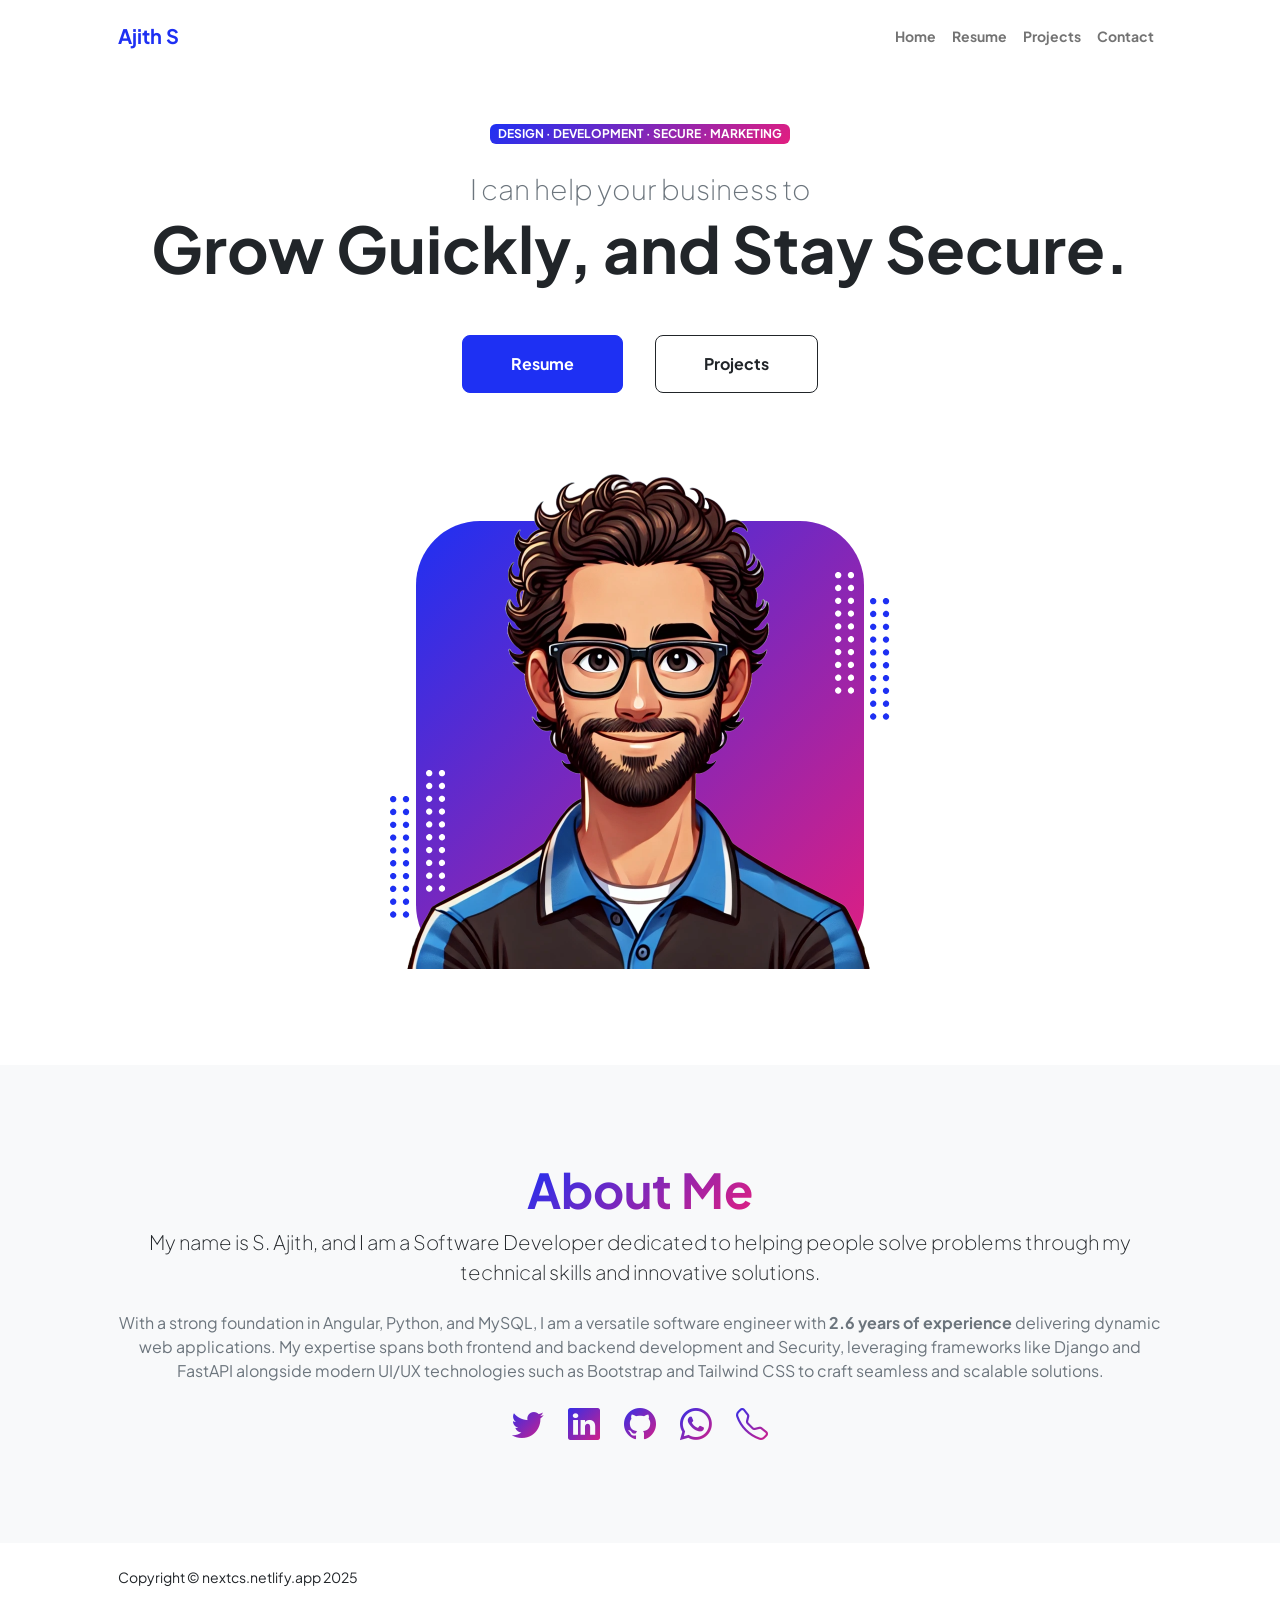
<file: index.html>
<!DOCTYPE html>
<html lang="en">

<head>
  <meta charset="utf-8" />
  <meta name="viewport" content="width=device-width, initial-scale=1, shrink-to-fit=no" />
  <meta name="description" content="" />
  <meta name="author" content="" />
  <title>Ajith Profile</title>
  <!-- Favicon-->
  <link rel="icon" type="image/x-icon" href="assets/favicon.ico" />
  <!-- Custom Google font-->
  <link rel="preconnect" href="https://fonts.googleapis.com" />
  <link rel="preconnect" href="https://fonts.gstatic.com" crossorigin />
  <link
    href="https://fonts.googleapis.com/css2?family=Plus+Jakarta+Sans:wght@100;200;300;400;500;600;700;800;900&amp;display=swap"
    rel="stylesheet" />
  <!-- Bootstrap icons-->
  <link href="https://cdn.jsdelivr.net/npm/bootstrap-icons@1.8.1/font/bootstrap-icons.css" rel="stylesheet" />
  <!-- Core theme CSS (includes Bootstrap)-->
  <link href="css/styles.css" rel="stylesheet" />
</head>

<body class="d-flex flex-column h-100">
  <main class="flex-shrink-0">
    <!-- Navigation-->
    <nav class="navbar navbar-expand-lg navbar-light bg-white py-3">
      <div class="container px-5">
        <a class="navbar-brand" href="index.html"><span class="fw-bolder text-primary"> Ajith S </span></a>
        <button class="navbar-toggler" type="button" data-bs-toggle="collapse" data-bs-target="#navbarSupportedContent"
          aria-controls="navbarSupportedContent" aria-expanded="false" aria-label="Toggle navigation">
          <span class="navbar-toggler-icon"></span>
        </button>
        <div class="collapse navbar-collapse" id="navbarSupportedContent">
          <ul class="navbar-nav ms-auto mb-2 mb-lg-0 small fw-bolder">
            <li class="nav-item">
              <a class="nav-link" href="index.html">Home</a>
            </li>
            <li class="nav-item">
              <a class="nav-link" href="resume.html">Resume</a>
            </li>
            <li class="nav-item">
              <a class="nav-link" href="projects.html">Projects</a>
            </li>
            <li class="nav-item">
              <a class="nav-link" href="contact.html">Contact</a>
            </li>
          </ul>
        </div>
      </div>
    </nav>
    <!-- Header-->
    <header class="py-5">
      <div class="container px-5 pb-5">
        <div class="row gx-5 align-items-center">
          <div class="col-xxl-5">
            <!-- Header text content-->
            <div class="text-center text-xxl-start">
              <div class="badge bg-gradient-primary-to-secondary text-white mb-4">
                <div class="text-uppercase">
                  Design &middot; Development &middot; Secure &middot;
                  Marketing
                </div>
              </div>
              <div class="fs-3 fw-light text-muted">
                I can help your business to
              </div>
              <h1 class="display-3 fw-bolder mb-5">
                <span class="text-gradient d-inline"></span>
                Grow Guickly, and Stay Secure.</span>
              </h1>
              <div class="d-grid gap-3 d-sm-flex justify-content-sm-center justify-content-xxl-start mb-3">
                <a class="btn btn-primary btn-lg px-5 py-3 me-sm-3 fs-6 fw-bolder" href="resume.html">Resume</a>
                <a class="btn btn-outline-dark btn-lg px-5 py-3 fs-6 fw-bolder" href="projects.html">Projects</a>
              </div>
            </div>
          </div>
          <div class="col-xxl-7">
            <!-- Header profile picture-->
            <div class="d-flex justify-content-center mt-5 mt-xxl-0">
              <div class="profile bg-gradient-primary-to-secondary">
                <!-- TIP: For best results, use a photo with a transparent background like the demo example below-->
                <!-- Watch a tutorial on how to do this on YouTube (link)-->
                <img class="profile-img" src="assets/profile.png" alt="..." />
                <div class="dots-1">
                  <!-- SVG Dots-->
                  <svg version="1.1" xmlns="http://www.w3.org/2000/svg" xmlns:xlink="http://www.w3.org/1999/xlink"
                    x="0px" y="0px" viewBox="0 0 191.6 1215.4" style="enable-background: new 0 0 191.6 1215.4"
                    xml:space="preserve">
                    <g transform="translate(0.000000,1280.000000) scale(0.100000,-0.100000)">
                      <path
                        d="M227.7,12788.6c-105-35-200-141-222-248c-43-206,163-412,369-369c155,32,275,190,260,339c-11,105-90,213-190,262        C383.7,12801.6,289.7,12808.6,227.7,12788.6z">
                      </path>
                      <path
                        d="M1507.7,12788.6c-151-50-253-216-222-362c25-119,136-230,254-255c194-41,395,142,375,339c-11,105-90,213-190,262        C1663.7,12801.6,1569.7,12808.6,1507.7,12788.6z">
                      </path>
                      <path
                        d="M227.7,11508.6c-105-35-200-141-222-248c-43-206,163-412,369-369c155,32,275,190,260,339c-11,105-90,213-190,262        C383.7,11521.6,289.7,11528.6,227.7,11508.6z">
                      </path>
                      <path
                        d="M1507.7,11508.6c-151-50-253-216-222-362c25-119,136-230,254-255c194-41,395,142,375,339c-11,105-90,213-190,262        C1663.7,11521.6,1569.7,11528.6,1507.7,11508.6z">
                      </path>
                      <path
                        d="M227.7,10228.6c-105-35-200-141-222-248c-43-206,163-412,369-369c155,32,275,190,260,339c-11,105-90,213-190,262        C383.7,10241.6,289.7,10248.6,227.7,10228.6z">
                      </path>
                      <path
                        d="M1507.7,10228.6c-105-35-200-141-222-248c-43-206,163-412,369-369c155,32,275,190,260,339c-11,105-90,213-190,262        C1663.7,10241.6,1569.7,10248.6,1507.7,10228.6z">
                      </path>
                      <path
                        d="M227.7,8948.6c-105-35-200-141-222-248c-43-206,163-412,369-369c155,32,275,190,260,339c-11,105-90,213-190,262        C383.7,8961.6,289.7,8968.6,227.7,8948.6z">
                      </path>
                      <path
                        d="M1507.7,8948.6c-105-35-200-141-222-248c-43-206,163-412,369-369c155,32,275,190,260,339c-11,105-90,213-190,262        C1663.7,8961.6,1569.7,8968.6,1507.7,8948.6z">
                      </path>
                      <path
                        d="M227.7,7668.6c-105-35-200-141-222-248c-43-206,163-412,369-369c155,32,275,190,260,339c-11,105-90,213-190,262        C383.7,7681.6,289.7,7688.6,227.7,7668.6z">
                      </path>
                      <path
                        d="M1507.7,7668.6c-105-35-200-141-222-248c-43-206,163-412,369-369c155,32,275,190,260,339c-11,105-90,213-190,262        C1663.7,7681.6,1569.7,7688.6,1507.7,7668.6z">
                      </path>
                      <path
                        d="M227.7,6388.6c-105-35-200-141-222-248c-43-206,163-412,369-369c155,32,275,190,260,339c-11,105-90,213-190,262        C383.7,6401.6,289.7,6408.6,227.7,6388.6z">
                      </path>
                      <path
                        d="M1507.7,6388.6c-105-35-200-141-222-248c-43-206,163-412,369-369c155,32,275,190,260,339c-11,105-90,213-190,262        C1663.7,6401.6,1569.7,6408.6,1507.7,6388.6z">
                      </path>
                      <path
                        d="M227.7,5108.6c-105-35-200-141-222-248c-43-206,163-412,369-369c155,32,275,190,260,339c-11,105-90,213-190,262        C383.7,5121.6,289.7,5128.6,227.7,5108.6z">
                      </path>
                      <path
                        d="M1507.7,5108.6c-105-35-200-141-222-248c-43-206,163-412,369-369c155,32,275,190,260,339c-11,105-90,213-190,262        C1663.7,5121.6,1569.7,5128.6,1507.7,5108.6z">
                      </path>
                      <path
                        d="M227.7,3828.6c-105-35-200-141-222-248c-43-206,163-412,369-369c155,32,275,190,260,339c-11,105-90,213-190,262        C383.7,3841.6,289.7,3848.6,227.7,3828.6z">
                      </path>
                      <path
                        d="M1507.7,3828.6c-105-35-200-141-222-248c-43-206,163-412,369-369c155,32,275,190,260,339c-11,105-90,213-190,262        C1663.7,3841.6,1569.7,3848.6,1507.7,3828.6z">
                      </path>
                      <path
                        d="M227.7,2548.6c-105-35-200-141-222-248c-43-206,163-412,369-369c155,32,275,190,260,339c-11,105-90,213-190,262        C383.7,2561.6,289.7,2568.6,227.7,2548.6z">
                      </path>
                      <path
                        d="M1507.7,2548.6c-105-35-200-141-222-248c-43-206,163-412,369-369c155,32,275,190,260,339c-11,105-90,213-190,262        C1663.7,2561.6,1569.7,2568.6,1507.7,2548.6z">
                      </path>
                      <path
                        d="M227.7,1268.6c-105-35-200-141-222-248c-43-206,163-412,369-369c155,32,275,190,260,339c-11,105-90,213-190,262        C383.7,1281.6,289.7,1288.6,227.7,1268.6z">
                      </path>
                      <path
                        d="M1507.7,1268.6c-105-35-200-141-222-248c-43-206,163-412,369-369c155,32,275,190,260,339c-11,105-90,213-190,262        C1663.7,1281.6,1569.7,1288.6,1507.7,1268.6z">
                      </path>
                    </g>
                  </svg>
                  <!-- END of SVG dots-->
                </div>
                <div class="dots-2">
                  <!-- SVG Dots-->
                  <svg version="1.1" xmlns="http://www.w3.org/2000/svg" xmlns:xlink="http://www.w3.org/1999/xlink"
                    x="0px" y="0px" viewBox="0 0 191.6 1215.4" style="enable-background: new 0 0 191.6 1215.4"
                    xml:space="preserve">
                    <g transform="translate(0.000000,1280.000000) scale(0.100000,-0.100000)">
                      <path
                        d="M227.7,12788.6c-105-35-200-141-222-248c-43-206,163-412,369-369c155,32,275,190,260,339c-11,105-90,213-190,262        C383.7,12801.6,289.7,12808.6,227.7,12788.6z">
                      </path>
                      <path
                        d="M1507.7,12788.6c-151-50-253-216-222-362c25-119,136-230,254-255c194-41,395,142,375,339c-11,105-90,213-190,262        C1663.7,12801.6,1569.7,12808.6,1507.7,12788.6z">
                      </path>
                      <path
                        d="M227.7,11508.6c-105-35-200-141-222-248c-43-206,163-412,369-369c155,32,275,190,260,339c-11,105-90,213-190,262        C383.7,11521.6,289.7,11528.6,227.7,11508.6z">
                      </path>
                      <path
                        d="M1507.7,11508.6c-151-50-253-216-222-362c25-119,136-230,254-255c194-41,395,142,375,339c-11,105-90,213-190,262        C1663.7,11521.6,1569.7,11528.6,1507.7,11508.6z">
                      </path>
                      <path
                        d="M227.7,10228.6c-105-35-200-141-222-248c-43-206,163-412,369-369c155,32,275,190,260,339c-11,105-90,213-190,262        C383.7,10241.6,289.7,10248.6,227.7,10228.6z">
                      </path>
                      <path
                        d="M1507.7,10228.6c-105-35-200-141-222-248c-43-206,163-412,369-369c155,32,275,190,260,339c-11,105-90,213-190,262        C1663.7,10241.6,1569.7,10248.6,1507.7,10228.6z">
                      </path>
                      <path
                        d="M227.7,8948.6c-105-35-200-141-222-248c-43-206,163-412,369-369c155,32,275,190,260,339c-11,105-90,213-190,262        C383.7,8961.6,289.7,8968.6,227.7,8948.6z">
                      </path>
                      <path
                        d="M1507.7,8948.6c-105-35-200-141-222-248c-43-206,163-412,369-369c155,32,275,190,260,339c-11,105-90,213-190,262        C1663.7,8961.6,1569.7,8968.6,1507.7,8948.6z">
                      </path>
                      <path
                        d="M227.7,7668.6c-105-35-200-141-222-248c-43-206,163-412,369-369c155,32,275,190,260,339c-11,105-90,213-190,262        C383.7,7681.6,289.7,7688.6,227.7,7668.6z">
                      </path>
                      <path
                        d="M1507.7,7668.6c-105-35-200-141-222-248c-43-206,163-412,369-369c155,32,275,190,260,339c-11,105-90,213-190,262        C1663.7,7681.6,1569.7,7688.6,1507.7,7668.6z">
                      </path>
                      <path
                        d="M227.7,6388.6c-105-35-200-141-222-248c-43-206,163-412,369-369c155,32,275,190,260,339c-11,105-90,213-190,262        C383.7,6401.6,289.7,6408.6,227.7,6388.6z">
                      </path>
                      <path
                        d="M1507.7,6388.6c-105-35-200-141-222-248c-43-206,163-412,369-369c155,32,275,190,260,339c-11,105-90,213-190,262        C1663.7,6401.6,1569.7,6408.6,1507.7,6388.6z">
                      </path>
                      <path
                        d="M227.7,5108.6c-105-35-200-141-222-248c-43-206,163-412,369-369c155,32,275,190,260,339c-11,105-90,213-190,262        C383.7,5121.6,289.7,5128.6,227.7,5108.6z">
                      </path>
                      <path
                        d="M1507.7,5108.6c-105-35-200-141-222-248c-43-206,163-412,369-369c155,32,275,190,260,339c-11,105-90,213-190,262        C1663.7,5121.6,1569.7,5128.6,1507.7,5108.6z">
                      </path>
                      <path
                        d="M227.7,3828.6c-105-35-200-141-222-248c-43-206,163-412,369-369c155,32,275,190,260,339c-11,105-90,213-190,262        C383.7,3841.6,289.7,3848.6,227.7,3828.6z">
                      </path>
                      <path
                        d="M1507.7,3828.6c-105-35-200-141-222-248c-43-206,163-412,369-369c155,32,275,190,260,339c-11,105-90,213-190,262        C1663.7,3841.6,1569.7,3848.6,1507.7,3828.6z">
                      </path>
                      <path
                        d="M227.7,2548.6c-105-35-200-141-222-248c-43-206,163-412,369-369c155,32,275,190,260,339c-11,105-90,213-190,262        C383.7,2561.6,289.7,2568.6,227.7,2548.6z">
                      </path>
                      <path
                        d="M1507.7,2548.6c-105-35-200-141-222-248c-43-206,163-412,369-369c155,32,275,190,260,339c-11,105-90,213-190,262        C1663.7,2561.6,1569.7,2568.6,1507.7,2548.6z">
                      </path>
                      <path
                        d="M227.7,1268.6c-105-35-200-141-222-248c-43-206,163-412,369-369c155,32,275,190,260,339c-11,105-90,213-190,262        C383.7,1281.6,289.7,1288.6,227.7,1268.6z">
                      </path>
                      <path
                        d="M1507.7,1268.6c-105-35-200-141-222-248c-43-206,163-412,369-369c155,32,275,190,260,339c-11,105-90,213-190,262        C1663.7,1281.6,1569.7,1288.6,1507.7,1268.6z">
                      </path>
                    </g>
                  </svg>
                  <!-- END of SVG dots-->
                </div>
                <div class="dots-3">
                  <!-- SVG Dots-->
                  <svg version="1.1" xmlns="http://www.w3.org/2000/svg" xmlns:xlink="http://www.w3.org/1999/xlink"
                    x="0px" y="0px" viewBox="0 0 191.6 1215.4" style="enable-background: new 0 0 191.6 1215.4"
                    xml:space="preserve">
                    <g transform="translate(0.000000,1280.000000) scale(0.100000,-0.100000)">
                      <path
                        d="M227.7,12788.6c-105-35-200-141-222-248c-43-206,163-412,369-369c155,32,275,190,260,339c-11,105-90,213-190,262        C383.7,12801.6,289.7,12808.6,227.7,12788.6z">
                      </path>
                      <path
                        d="M1507.7,12788.6c-151-50-253-216-222-362c25-119,136-230,254-255c194-41,395,142,375,339c-11,105-90,213-190,262        C1663.7,12801.6,1569.7,12808.6,1507.7,12788.6z">
                      </path>
                      <path
                        d="M227.7,11508.6c-105-35-200-141-222-248c-43-206,163-412,369-369c155,32,275,190,260,339c-11,105-90,213-190,262        C383.7,11521.6,289.7,11528.6,227.7,11508.6z">
                      </path>
                      <path
                        d="M1507.7,11508.6c-151-50-253-216-222-362c25-119,136-230,254-255c194-41,395,142,375,339c-11,105-90,213-190,262        C1663.7,11521.6,1569.7,11528.6,1507.7,11508.6z">
                      </path>
                      <path
                        d="M227.7,10228.6c-105-35-200-141-222-248c-43-206,163-412,369-369c155,32,275,190,260,339c-11,105-90,213-190,262        C383.7,10241.6,289.7,10248.6,227.7,10228.6z">
                      </path>
                      <path
                        d="M1507.7,10228.6c-105-35-200-141-222-248c-43-206,163-412,369-369c155,32,275,190,260,339c-11,105-90,213-190,262        C1663.7,10241.6,1569.7,10248.6,1507.7,10228.6z">
                      </path>
                      <path
                        d="M227.7,8948.6c-105-35-200-141-222-248c-43-206,163-412,369-369c155,32,275,190,260,339c-11,105-90,213-190,262        C383.7,8961.6,289.7,8968.6,227.7,8948.6z">
                      </path>
                      <path
                        d="M1507.7,8948.6c-105-35-200-141-222-248c-43-206,163-412,369-369c155,32,275,190,260,339c-11,105-90,213-190,262        C1663.7,8961.6,1569.7,8968.6,1507.7,8948.6z">
                      </path>
                      <path
                        d="M227.7,7668.6c-105-35-200-141-222-248c-43-206,163-412,369-369c155,32,275,190,260,339c-11,105-90,213-190,262        C383.7,7681.6,289.7,7688.6,227.7,7668.6z">
                      </path>
                      <path
                        d="M1507.7,7668.6c-105-35-200-141-222-248c-43-206,163-412,369-369c155,32,275,190,260,339c-11,105-90,213-190,262        C1663.7,7681.6,1569.7,7688.6,1507.7,7668.6z">
                      </path>
                      <path
                        d="M227.7,6388.6c-105-35-200-141-222-248c-43-206,163-412,369-369c155,32,275,190,260,339c-11,105-90,213-190,262        C383.7,6401.6,289.7,6408.6,227.7,6388.6z">
                      </path>
                      <path
                        d="M1507.7,6388.6c-105-35-200-141-222-248c-43-206,163-412,369-369c155,32,275,190,260,339c-11,105-90,213-190,262        C1663.7,6401.6,1569.7,6408.6,1507.7,6388.6z">
                      </path>
                      <path
                        d="M227.7,5108.6c-105-35-200-141-222-248c-43-206,163-412,369-369c155,32,275,190,260,339c-11,105-90,213-190,262        C383.7,5121.6,289.7,5128.6,227.7,5108.6z">
                      </path>
                      <path
                        d="M1507.7,5108.6c-105-35-200-141-222-248c-43-206,163-412,369-369c155,32,275,190,260,339c-11,105-90,213-190,262        C1663.7,5121.6,1569.7,5128.6,1507.7,5108.6z">
                      </path>
                      <path
                        d="M227.7,3828.6c-105-35-200-141-222-248c-43-206,163-412,369-369c155,32,275,190,260,339c-11,105-90,213-190,262        C383.7,3841.6,289.7,3848.6,227.7,3828.6z">
                      </path>
                      <path
                        d="M1507.7,3828.6c-105-35-200-141-222-248c-43-206,163-412,369-369c155,32,275,190,260,339c-11,105-90,213-190,262        C1663.7,3841.6,1569.7,3848.6,1507.7,3828.6z">
                      </path>
                      <path
                        d="M227.7,2548.6c-105-35-200-141-222-248c-43-206,163-412,369-369c155,32,275,190,260,339c-11,105-90,213-190,262        C383.7,2561.6,289.7,2568.6,227.7,2548.6z">
                      </path>
                      <path
                        d="M1507.7,2548.6c-105-35-200-141-222-248c-43-206,163-412,369-369c155,32,275,190,260,339c-11,105-90,213-190,262        C1663.7,2561.6,1569.7,2568.6,1507.7,2548.6z">
                      </path>
                      <path
                        d="M227.7,1268.6c-105-35-200-141-222-248c-43-206,163-412,369-369c155,32,275,190,260,339c-11,105-90,213-190,262        C383.7,1281.6,289.7,1288.6,227.7,1268.6z">
                      </path>
                      <path
                        d="M1507.7,1268.6c-105-35-200-141-222-248c-43-206,163-412,369-369c155,32,275,190,260,339c-11,105-90,213-190,262        C1663.7,1281.6,1569.7,1288.6,1507.7,1268.6z">
                      </path>
                    </g>
                  </svg>
                  <!-- END of SVG dots-->
                </div>
                <div class="dots-4">
                  <!-- SVG Dots-->
                  <svg version="1.1" xmlns="http://www.w3.org/2000/svg" xmlns:xlink="http://www.w3.org/1999/xlink"
                    x="0px" y="0px" viewBox="0 0 191.6 1215.4" style="enable-background: new 0 0 191.6 1215.4"
                    xml:space="preserve">
                    <g transform="translate(0.000000,1280.000000) scale(0.100000,-0.100000)">
                      <path
                        d="M227.7,12788.6c-105-35-200-141-222-248c-43-206,163-412,369-369c155,32,275,190,260,339c-11,105-90,213-190,262        C383.7,12801.6,289.7,12808.6,227.7,12788.6z">
                      </path>
                      <path
                        d="M1507.7,12788.6c-151-50-253-216-222-362c25-119,136-230,254-255c194-41,395,142,375,339c-11,105-90,213-190,262        C1663.7,12801.6,1569.7,12808.6,1507.7,12788.6z">
                      </path>
                      <path
                        d="M227.7,11508.6c-105-35-200-141-222-248c-43-206,163-412,369-369c155,32,275,190,260,339c-11,105-90,213-190,262        C383.7,11521.6,289.7,11528.6,227.7,11508.6z">
                      </path>
                      <path
                        d="M1507.7,11508.6c-151-50-253-216-222-362c25-119,136-230,254-255c194-41,395,142,375,339c-11,105-90,213-190,262        C1663.7,11521.6,1569.7,11528.6,1507.7,11508.6z">
                      </path>
                      <path
                        d="M227.7,10228.6c-105-35-200-141-222-248c-43-206,163-412,369-369c155,32,275,190,260,339c-11,105-90,213-190,262        C383.7,10241.6,289.7,10248.6,227.7,10228.6z">
                      </path>
                      <path
                        d="M1507.7,10228.6c-105-35-200-141-222-248c-43-206,163-412,369-369c155,32,275,190,260,339c-11,105-90,213-190,262        C1663.7,10241.6,1569.7,10248.6,1507.7,10228.6z">
                      </path>
                      <path
                        d="M227.7,8948.6c-105-35-200-141-222-248c-43-206,163-412,369-369c155,32,275,190,260,339c-11,105-90,213-190,262        C383.7,8961.6,289.7,8968.6,227.7,8948.6z">
                      </path>
                      <path
                        d="M1507.7,8948.6c-105-35-200-141-222-248c-43-206,163-412,369-369c155,32,275,190,260,339c-11,105-90,213-190,262        C1663.7,8961.6,1569.7,8968.6,1507.7,8948.6z">
                      </path>
                      <path
                        d="M227.7,7668.6c-105-35-200-141-222-248c-43-206,163-412,369-369c155,32,275,190,260,339c-11,105-90,213-190,262        C383.7,7681.6,289.7,7688.6,227.7,7668.6z">
                      </path>
                      <path
                        d="M1507.7,7668.6c-105-35-200-141-222-248c-43-206,163-412,369-369c155,32,275,190,260,339c-11,105-90,213-190,262        C1663.7,7681.6,1569.7,7688.6,1507.7,7668.6z">
                      </path>
                      <path
                        d="M227.7,6388.6c-105-35-200-141-222-248c-43-206,163-412,369-369c155,32,275,190,260,339c-11,105-90,213-190,262        C383.7,6401.6,289.7,6408.6,227.7,6388.6z">
                      </path>
                      <path
                        d="M1507.7,6388.6c-105-35-200-141-222-248c-43-206,163-412,369-369c155,32,275,190,260,339c-11,105-90,213-190,262        C1663.7,6401.6,1569.7,6408.6,1507.7,6388.6z">
                      </path>
                      <path
                        d="M227.7,5108.6c-105-35-200-141-222-248c-43-206,163-412,369-369c155,32,275,190,260,339c-11,105-90,213-190,262        C383.7,5121.6,289.7,5128.6,227.7,5108.6z">
                      </path>
                      <path
                        d="M1507.7,5108.6c-105-35-200-141-222-248c-43-206,163-412,369-369c155,32,275,190,260,339c-11,105-90,213-190,262        C1663.7,5121.6,1569.7,5128.6,1507.7,5108.6z">
                      </path>
                      <path
                        d="M227.7,3828.6c-105-35-200-141-222-248c-43-206,163-412,369-369c155,32,275,190,260,339c-11,105-90,213-190,262        C383.7,3841.6,289.7,3848.6,227.7,3828.6z">
                      </path>
                      <path
                        d="M1507.7,3828.6c-105-35-200-141-222-248c-43-206,163-412,369-369c155,32,275,190,260,339c-11,105-90,213-190,262        C1663.7,3841.6,1569.7,3848.6,1507.7,3828.6z">
                      </path>
                      <path
                        d="M227.7,2548.6c-105-35-200-141-222-248c-43-206,163-412,369-369c155,32,275,190,260,339c-11,105-90,213-190,262        C383.7,2561.6,289.7,2568.6,227.7,2548.6z">
                      </path>
                      <path
                        d="M1507.7,2548.6c-105-35-200-141-222-248c-43-206,163-412,369-369c155,32,275,190,260,339c-11,105-90,213-190,262        C1663.7,2561.6,1569.7,2568.6,1507.7,2548.6z">
                      </path>
                      <path
                        d="M227.7,1268.6c-105-35-200-141-222-248c-43-206,163-412,369-369c155,32,275,190,260,339c-11,105-90,213-190,262        C383.7,1281.6,289.7,1288.6,227.7,1268.6z">
                      </path>
                      <path
                        d="M1507.7,1268.6c-105-35-200-141-222-248c-43-206,163-412,369-369c155,32,275,190,260,339c-11,105-90,213-190,262        C1663.7,1281.6,1569.7,1288.6,1507.7,1268.6z">
                      </path>
                    </g>
                  </svg>
                  <!-- END of SVG dots-->
                </div>
              </div>
            </div>
          </div>
        </div>
      </div>
    </header>
    <!-- About Section-->
    <section class="bg-light py-5">
      <div class="container px-5">
        <div class="row gx-5 justify-content-center">
          <div class="col-xxl-8">
            <div class="text-center my-5">
              <h2 class="display-5 fw-bolder">
                <span class="text-gradient d-inline">About Me</span>
              </h2>
              <p class="lead fw-light mb-4">
                My name is S. Ajith, and I am a Software Developer dedicated
                to helping people solve problems through my technical skills
                and innovative solutions.
              </p>
              <p class="text-muted">
                With a strong foundation in Angular, Python, and MySQL, I am a
                versatile software engineer with
                <b>2.6 years of experience</b>
                delivering dynamic web applications. My expertise spans both
                frontend and backend development and Security, leveraging frameworks like
                Django and FastAPI alongside modern UI/UX technologies such as
                Bootstrap and Tailwind CSS to craft seamless and scalable
                solutions.
              </p>
              <div class="d-flex justify-content-center fs-2 gap-4">
                <a class="text-gradient" href="#!">
                  <i class="bi bi-twitter"></i>
                </a>
                <a class="text-gradient" href="https://www.linkedin.com/in/ajith-s-dev/">
                  <i class="bi bi-linkedin"></i>
                </a>
                <a class="text-gradient" href="#!">
                  <i class="bi bi-github"></i>
                </a>
                <!-- <a class="text-gradient" href="#!">
                    <i class="bi bi-figma"></i>
                  </a> -->
                <a class="text-gradient" href="https://wa.me/+918300760162">
                  <i class="bi bi-whatsapp"></i>
                </a>
                <a class="text-gradient" href="tel:+91 8300760162">
                  <i class="bi bi-telephone"></i>
                </a>
              </div>
            </div>
          </div>
        </div>
      </div>
    </section>
  </main>
  <!-- Footer-->
  <footer class="bg-white py-4 mt-auto">
    <div class="container px-5">
      <div class="row align-items-center justify-content-between flex-column flex-sm-row">
        <div class="col-auto">
          <div class="small m-0">Copyright &copy; nextcs.netlify.app 2025</div>
        </div>
        <div class="col-auto">
          <!-- <a class="small" href="#!">Privacy</a>
            <span class="mx-1">&middot;</span>
            <a class="small" href="#!">Terms</a>
            <span class="mx-1">&middot;</span>
            <a class="small" href="#!">Contact</a> -->
        </div>
      </div>
    </div>
  </footer>
  <!-- Bootstrap core JS-->
  <script src="https://cdn.jsdelivr.net/npm/bootstrap@5.2.3/dist/js/bootstrap.bundle.min.js"></script>
  <!-- Core theme JS-->
  <script src="js/scripts.js"></script>
</body>

</html>
</file>
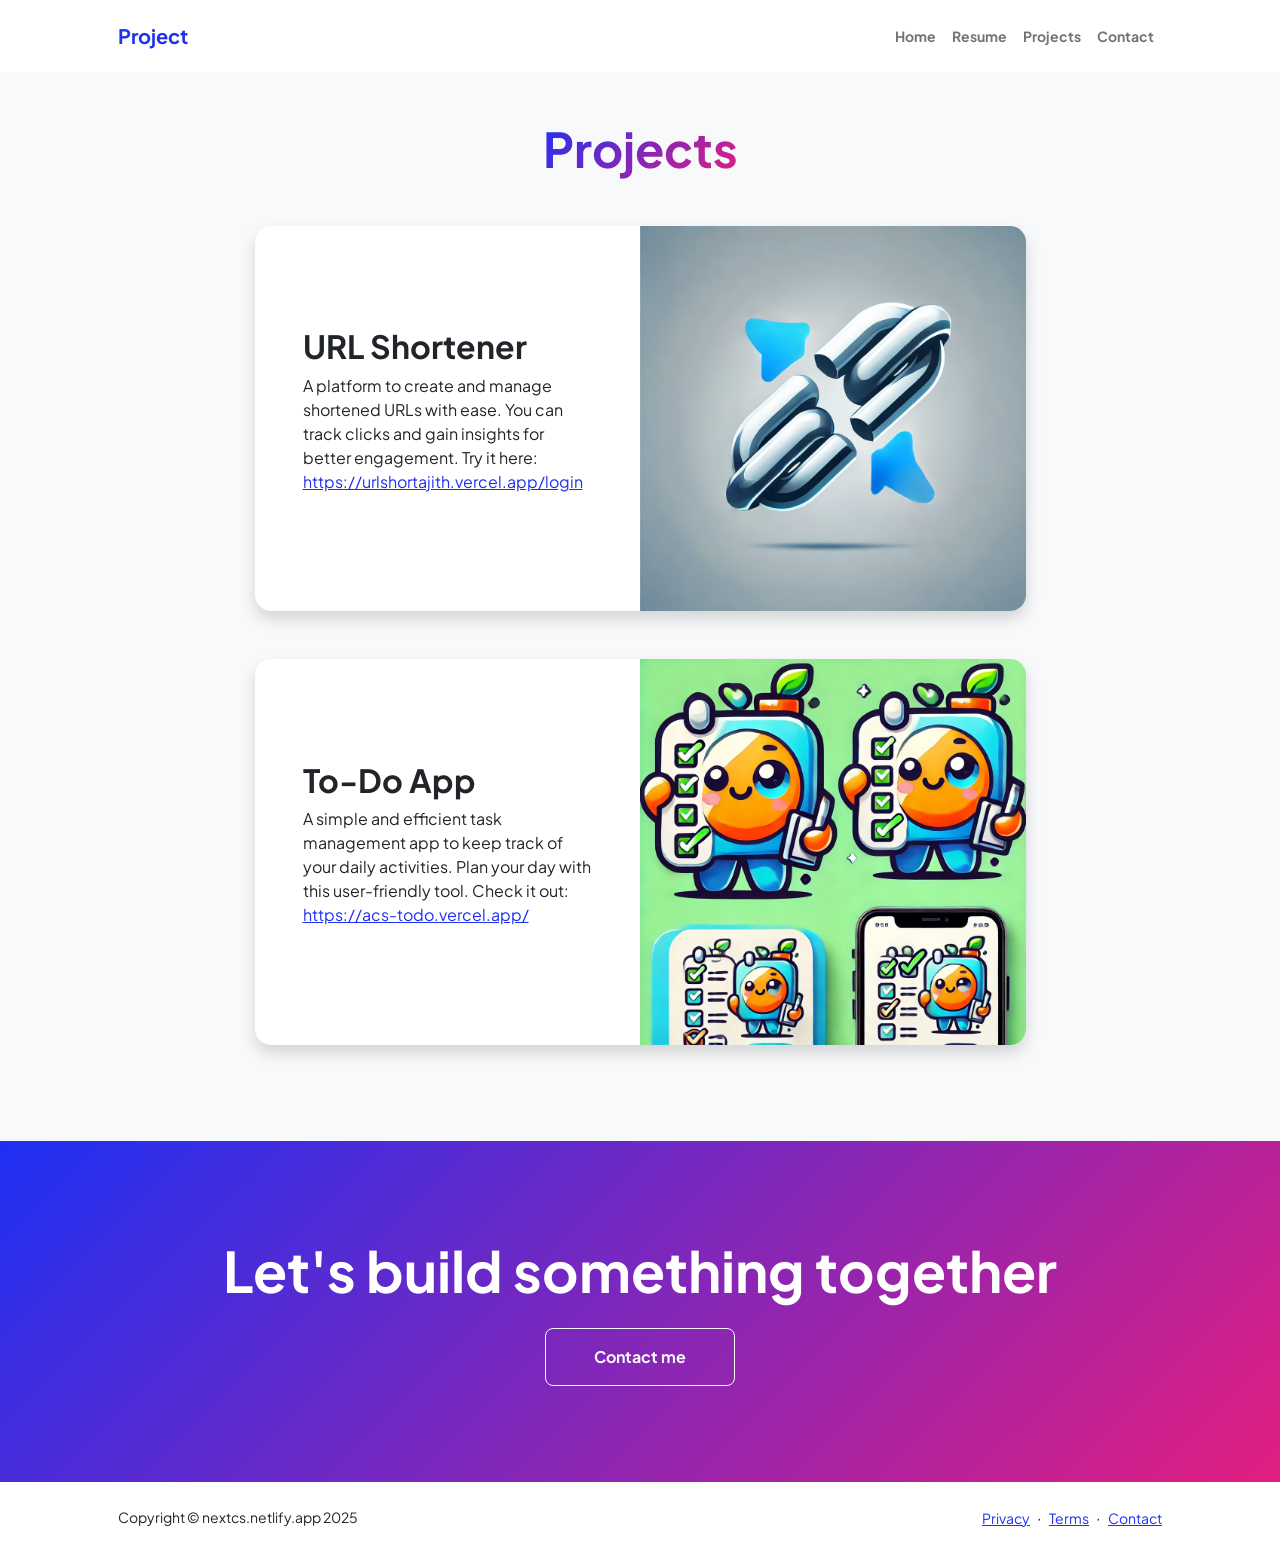
<file: projects.html>
<!DOCTYPE html>
<html lang="en">

<head>
    <meta charset="utf-8" />
    <meta name="viewport" content="width=device-width, initial-scale=1, shrink-to-fit=no" />
    <meta name="description" content="" />
    <meta name="author" content="" />
    <title>Project</title>
    <!-- Favicon-->
    <link rel="icon" type="image/x-icon" href="assets/favicon.ico" />
    <!-- Custom Google font-->
    <link rel="preconnect" href="https://fonts.googleapis.com" />
    <link rel="preconnect" href="https://fonts.gstatic.com" crossorigin />
    <link
        href="https://fonts.googleapis.com/css2?family=Plus+Jakarta+Sans:wght@100;200;300;400;500;600;700;800;900&amp;display=swap"
        rel="stylesheet" />
    <!-- Bootstrap icons-->
    <link href="https://cdn.jsdelivr.net/npm/bootstrap-icons@1.8.1/font/bootstrap-icons.css" rel="stylesheet" />
    <!-- Core theme CSS (includes Bootstrap)-->
    <link href="css/styles.css" rel="stylesheet" />
</head>

<body class="d-flex flex-column h-100 bg-light">
    <main class="flex-shrink-0">
        <!-- Navigation-->
        <nav class="navbar navbar-expand-lg navbar-light bg-white py-3">
            <div class="container px-5">
                <a class="navbar-brand" href="index.html"><span class="fw-bolder text-primary">Project</span></a>
                <button class="navbar-toggler" type="button" data-bs-toggle="collapse"
                    data-bs-target="#navbarSupportedContent" aria-controls="navbarSupportedContent"
                    aria-expanded="false" aria-label="Toggle navigation"><span
                        class="navbar-toggler-icon"></span></button>
                <div class="collapse navbar-collapse" id="navbarSupportedContent">
                    <ul class="navbar-nav ms-auto mb-2 mb-lg-0 small fw-bolder">
                        <li class="nav-item"><a class="nav-link" href="index.html">Home</a></li>
                        <li class="nav-item"><a class="nav-link" href="resume.html">Resume</a></li>
                        <li class="nav-item"><a class="nav-link" href="projects.html">Projects</a></li>
                        <li class="nav-item"><a class="nav-link" href="contact.html">Contact</a></li>
                    </ul>
                </div>
            </div>
        </nav>
        <!-- Projects Section-->
        <section class="py-5">
            <div class="container px-5 mb-5">
                <div class="text-center mb-5">
                    <h1 class="display-5 fw-bolder mb-0"><span class="text-gradient d-inline">Projects</span></h1>
                </div>
                <div class="row gx-5 justify-content-center">
                    <div class="col-lg-11 col-xl-9 col-xxl-8">
                        <!-- Project Card 1-->
                        <div class="card overflow-hidden shadow rounded-4 border-0 mb-5">
                            <div class="card-body p-0">
                                <div class="d-flex flex-column flex-lg-row align-items-center">
                                    <div class="p-5">
                                        <h2 class="fw-bolder">URL Shortener</h2>
                                        <p>A platform to create and manage shortened URLs with ease. You can track
                                            clicks and gain insights for better engagement. Try it here: <a
                                                href="https://urlshortajith.vercel.app/login"
                                                target="_blank">https://urlshortajith.vercel.app/login</a></p>
                                    </div>
                                    <img class="img-fluid w-50 w-lg-20" src="assets/urlshort.png"
                                        alt="URL Shortener preview" />
                                </div>
                            </div>
                        </div>
                        <!-- Project Card 2-->
                        <div class="card overflow-hidden shadow rounded-4 border-0">
                            <div class="card-body p-0">
                                <div class="d-flex flex-column flex-lg-row align-items-center">
                                    <div class="p-5">
                                        <h2 class="fw-bolder">To-Do App</h2>
                                        <p>A simple and efficient task management app to keep track of your daily
                                            activities. Plan your day with this user-friendly tool. Check it out: <a
                                                href="https://acs-todo.vercel.app/"
                                                target="_blank">https://acs-todo.vercel.app/</a></p>
                                    </div>
                                    <img class="img-fluid w-50 w-lg-20" src="assets/todo.png" alt="To-Do App preview" />
                                </div>
                            </div>
                        </div>
                    </div>
                </div>
            </div>
        </section>

        <!-- Call to action section-->
        <section class="py-5 bg-gradient-primary-to-secondary text-white">
            <div class="container px-5 my-5">
                <div class="text-center">
                    <h2 class="display-4 fw-bolder mb-4">Let's build something together</h2>
                    <a class="btn btn-outline-light btn-lg px-5 py-3 fs-6 fw-bolder" href="contact.html">Contact me</a>
                </div>
            </div>
        </section>
    </main>
    <!-- Footer-->
    <footer class="bg-white py-4 mt-auto">
        <div class="container px-5">
            <div class="row align-items-center justify-content-between flex-column flex-sm-row">
                <div class="col-auto">
                    <div class="small m-0">Copyright &copy; nextcs.netlify.app 2025</div>
                </div>
                <div class="col-auto">
                    <a class="small" href="#!">Privacy</a>
                    <span class="mx-1">&middot;</span>
                    <a class="small" href="#!">Terms</a>
                    <span class="mx-1">&middot;</span>
                    <a class="small" href="#!">Contact</a>
                </div>
            </div>
        </div>
    </footer>
    <!-- Bootstrap core JS-->
    <script src="https://cdn.jsdelivr.net/npm/bootstrap@5.2.3/dist/js/bootstrap.bundle.min.js"></script>
    <!-- Core theme JS-->
    <script src="js/scripts.js"></script>
</body>

</html>
</file>
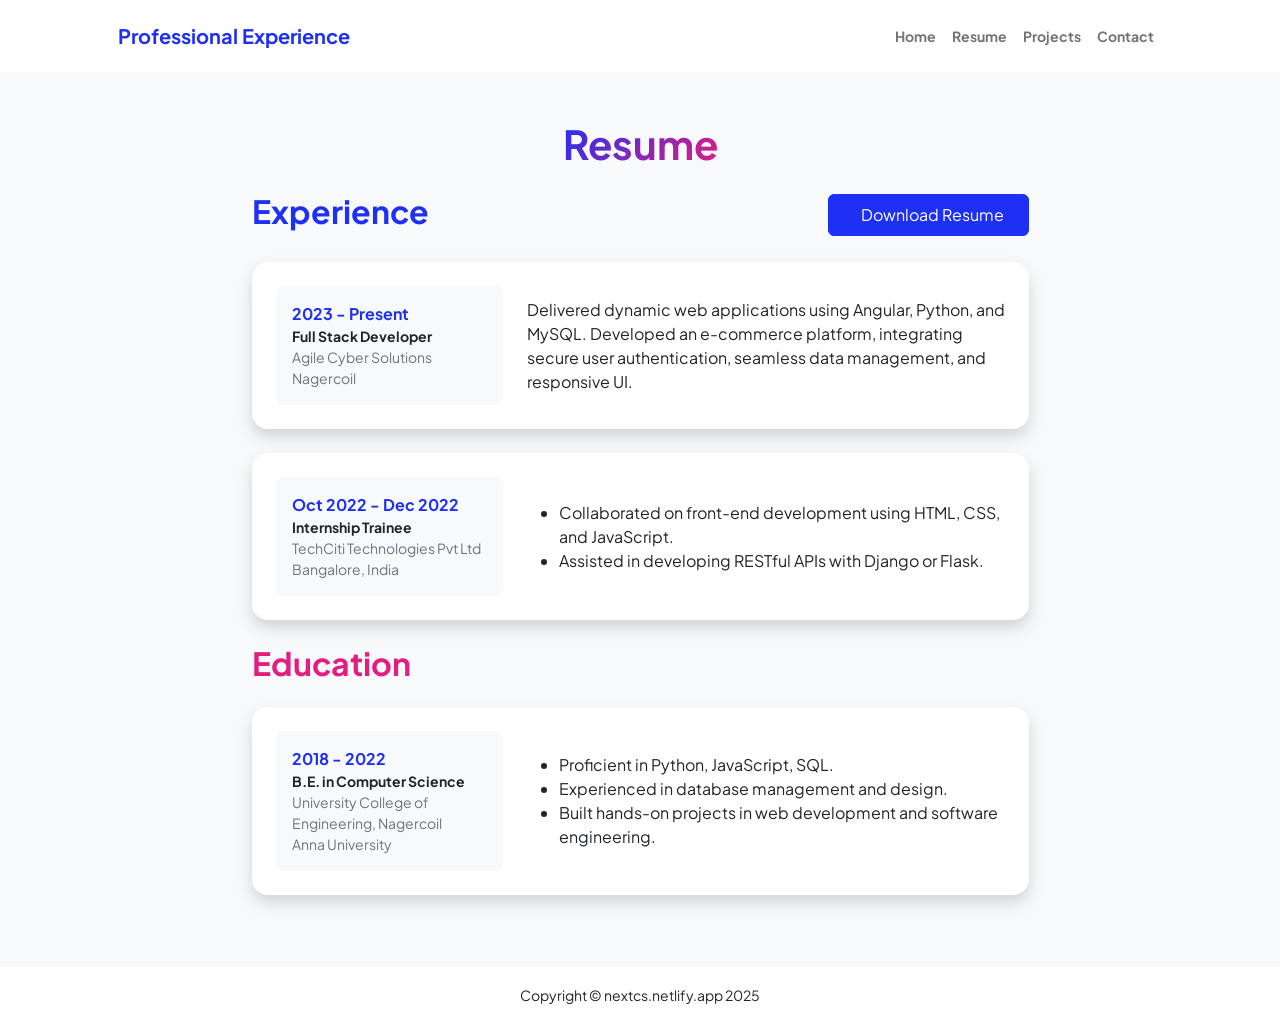
<file: resume.html>
<!DOCTYPE html>
<html lang="en">

<head>
  <meta charset="utf-8" />
  <meta name="viewport" content="width=device-width, initial-scale=1, shrink-to-fit=no" />
  <title>Professional Experience</title>
  <!-- Favicon -->
  <link rel="icon" type="image/x-icon" href="assets/favicon.ico" />
  <!-- Google Font -->
  <link href="https://fonts.googleapis.com/css2?family=Plus+Jakarta+Sans:wght@300;400;600;700;900&display=swap"
    rel="stylesheet" />
  <!-- Bootstrap CSS -->
  <link href="https://cdn.jsdelivr.net/npm/bootstrap@5.3.1/dist/css/bootstrap.min.css" rel="stylesheet" />
  <!-- Custom CSS -->
  <link href="css/styles.css" rel="stylesheet" />
</head>

<body class="d-flex flex-column h-100 bg-light">
  <main class="flex-shrink-0">
    <!-- Navigation -->
    <nav class="navbar navbar-expand-lg navbar-light bg-white py-3">
      <div class="container px-5">
        <a class="navbar-brand" href="index.html"><span class="fw-bolder text-primary">Professional
            Experience</span></a>
        <button class="navbar-toggler" type="button" data-bs-toggle="collapse" data-bs-target="#navbarSupportedContent"
          aria-controls="navbarSupportedContent" aria-expanded="false" aria-label="Toggle navigation"><span
            class="navbar-toggler-icon"></span></button>
        <div class="collapse navbar-collapse" id="navbarSupportedContent">
          <ul class="navbar-nav ms-auto mb-2 mb-lg-0 small fw-bolder">
            <li class="nav-item"><a class="nav-link" href="index.html">Home</a></li>
            <li class="nav-item"><a class="nav-link" href="resume.html">Resume</a></li>
            <li class="nav-item"><a class="nav-link" href="projects.html">Projects</a></li>
            <li class="nav-item"><a class="nav-link" href="contact.html">Contact</a></li>
          </ul>
        </div>
      </div>
    </nav>

    <!-- Page Content -->
    <div class="container px-3 px-md-5 my-5">
      <div class="text-center mb-4">
        <h1 class="display-6 fw-bold">
          <span class="text-gradient">Resume</span>
        </h1>
      </div>
      <div class="row justify-content-center">
        <div class="col-lg-11 col-xl-9">
          <!-- Experience Section -->
          <section>
            <div class="d-flex flex-wrap align-items-center justify-content-between mb-4">
              <h2 class="text-primary fw-bold">Experience</h2>
              <a class="btn btn-primary px-4 py-2 mt-2 mt-lg-0" href="./assets/backendresum-ajitj.pdf">
                <i class="bi bi-download me-2"></i> Download Resume
              </a>
            </div>

            <!-- Experience Cards -->
            <div class="card shadow border-0 rounded-4 mb-4">
              <div class="card-body p-4">
                <div class="row align-items-center gx-4">
                  <!-- Left Section -->
                  <div class="col-12 col-md-4 text-center text-md-start mb-3 mb-md-0">
                    <div class="bg-light p-3 rounded-3">
                      <div class="text-primary fw-bold">2023 - Present</div>
                      <div class="small fw-bold">Full Stack Developer</div>
                      <div class="small text-muted">Agile Cyber Solutions</div>
                      <div class="small text-muted">Nagercoil</div>
                    </div>
                  </div>
                  <!-- Right Section -->
                  <div class="col-12 col-md-8">
                    <p class="mb-0">
                      Delivered dynamic web applications using Angular,
                      Python, and MySQL. Developed an e-commerce platform,
                      integrating secure user authentication, seamless data
                      management, and responsive UI.
                    </p>
                  </div>
                </div>
              </div>
            </div>

            <div class="card shadow border-0 rounded-4 mb-4">
              <div class="card-body p-4">
                <div class="row align-items-center gx-4">
                  <!-- Left Section -->
                  <div class="col-12 col-md-4 text-center text-md-start mb-3 mb-md-0">
                    <div class="bg-light p-3 rounded-3">
                      <div class="text-primary fw-bold">
                        Oct 2022 - Dec 2022
                      </div>
                      <div class="small fw-bold">Internship Trainee</div>
                      <div class="small text-muted">
                        TechCiti Technologies Pvt Ltd
                      </div>
                      <div class="small text-muted">Bangalore, India</div>
                    </div>
                  </div>
                  <!-- Right Section -->
                  <div class="col-12 col-md-8">
                    <ul class="mb-0">
                      <li>
                        Collaborated on front-end development using HTML, CSS,
                        and JavaScript.
                      </li>
                      <li>
                        Assisted in developing RESTful APIs with Django or
                        Flask.
                      </li>
                    </ul>
                  </div>
                </div>
              </div>
            </div>
          </section>

          <!-- Education Section -->
          <section>
            <h2 class="text-secondary fw-bold mb-4">Education</h2>
            <div class="card shadow border-0 rounded-4 mb-4">
              <div class="card-body p-4">
                <div class="row align-items-center gx-4">
                  <!-- Left Section -->
                  <div class="col-12 col-md-4 text-center text-md-start mb-3 mb-md-0">
                    <div class="bg-light p-3 rounded-3">
                      <div class="text-primary fw-bold">2018 - 2022</div>
                      <div class="small fw-bold">B.E. in Computer Science</div>
                      <div class="small text-muted">
                        University College of Engineering, Nagercoil
                      </div>
                      <div class="small text-muted">Anna University</div>
                    </div>
                  </div>
                  <!-- Right Section -->
                  <div class="col-12 col-md-8">
                    <ul class="mb-0">
                      <li>Proficient in Python, JavaScript, SQL.</li>
                      <li>Experienced in database management and design.</li>
                      <li>
                        Built hands-on projects in web development and
                        software engineering.
                      </li>
                    </ul>
                  </div>
                </div>
              </div>
            </div>
          </section>
        </div>
      </div>
    </div>
  </main>

  <!-- Footer -->
  <footer class="bg-white py-3">
    <div class="container text-center">
      <small>Copyright &copy; nextcs.netlify.app 2025</small>
    </div>
  </footer>

  <!-- Bootstrap JS -->
  <script src="https://cdn.jsdelivr.net/npm/bootstrap@5.3.1/dist/js/bootstrap.bundle.min.js"></script>
</body>

</html>
</file>
